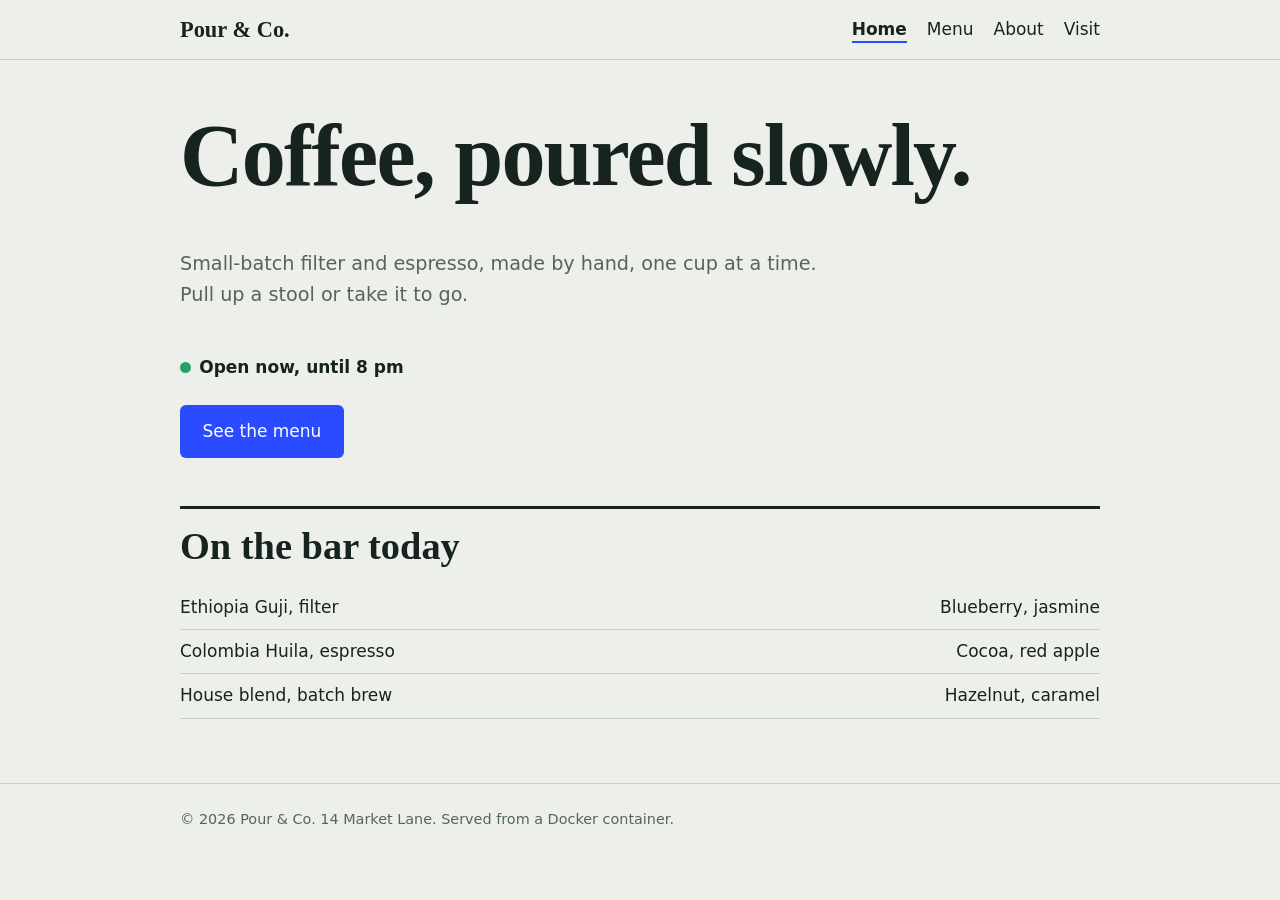
<file: site/index.html>
<!doctype html><html lang="en"><head><meta charset="utf-8"><meta name="viewport" content="width=device-width,initial-scale=1">
<title>Home | Pour &amp; Co.</title><meta name="description" content="Pour &amp; Co. is a neighbourhood coffee bar serving slow-brewed filter and espresso."><link rel="stylesheet" href="assets/style.css"></head><body>
<header><div class="wrap"><a class="logo" href="index.html">Pour &amp; Co.</a><nav>
<a href="index.html" aria-current="page">Home</a><a href="menu.html" >Menu</a><a href="about.html" >About</a><a href="contact.html" >Visit</a></nav></div></header><main><div class="wrap">
<h1>Coffee, poured slowly.</h1>
<p class="lead">Small-batch filter and espresso, made by hand, one cup at a time. Pull up a stool or take it to go.</p>
<div class="status" id="status"><span class="dot"></span><span>Checking hours</span></div><br>
<a class="btn" href="menu.html">See the menu</a>
<div class="bar"><h2>On the bar today</h2><ul>
<li><span>Ethiopia Guji, filter</span><span>Blueberry, jasmine</span></li>
<li><span>Colombia Huila, espresso</span><span>Cocoa, red apple</span></li>
<li><span>House blend, batch brew</span><span>Hazelnut, caramel</span></li></ul></div>
</div></main><footer><div class="wrap">&copy; 2026 Pour &amp; Co. 14 Market Lane. Served from a Docker container.</div></footer><script src="assets/app.js"></script></body></html>
</file>
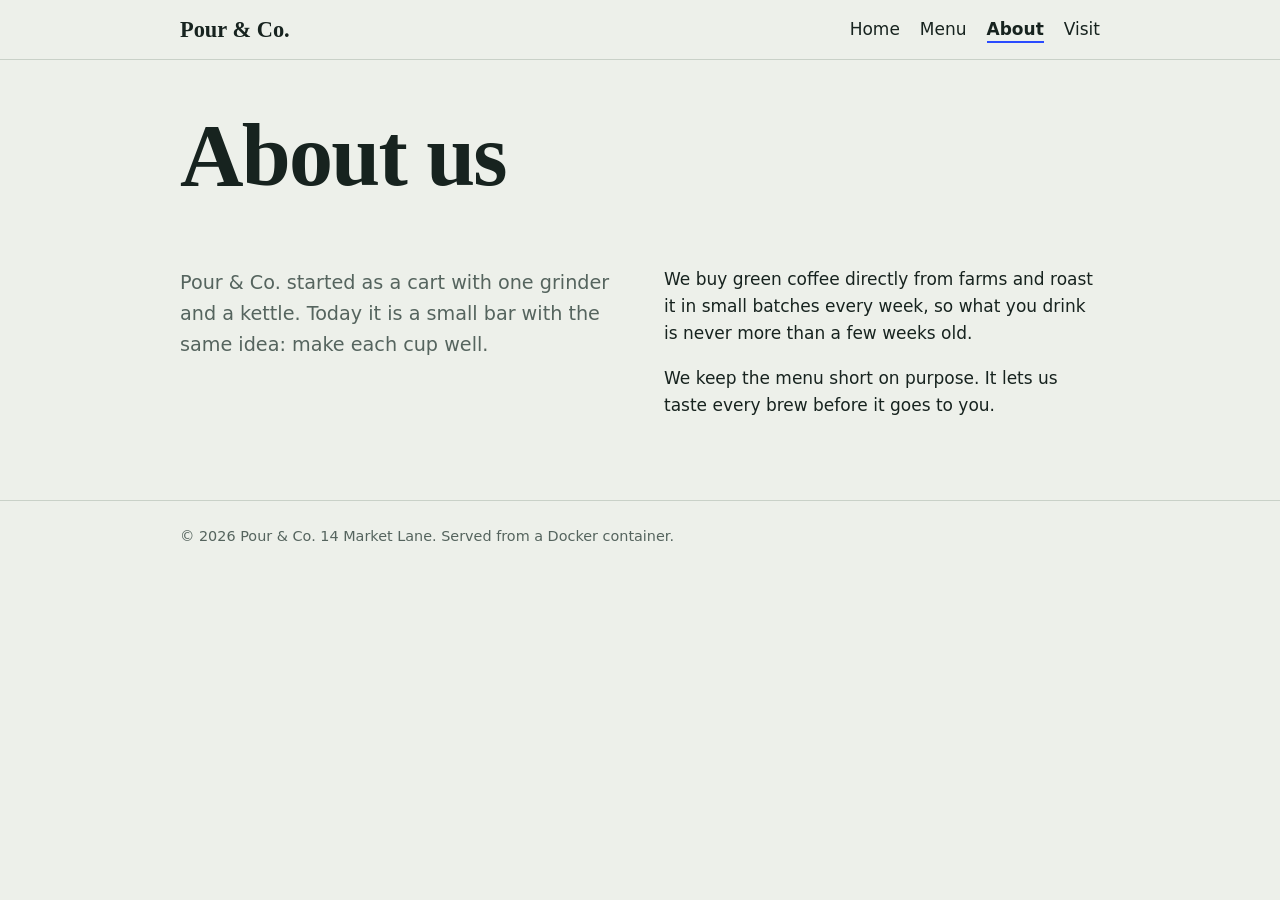
<file: site/about.html>
<!doctype html><html lang="en"><head><meta charset="utf-8"><meta name="viewport" content="width=device-width,initial-scale=1">
<title>About | Pour &amp; Co.</title><meta name="description" content="Pour &amp; Co. is a neighbourhood coffee bar serving slow-brewed filter and espresso."><link rel="stylesheet" href="assets/style.css"></head><body>
<header><div class="wrap"><a class="logo" href="index.html">Pour &amp; Co.</a><nav>
<a href="index.html" >Home</a><a href="menu.html" >Menu</a><a href="about.html" aria-current="page">About</a><a href="contact.html" >Visit</a></nav></div></header><main><div class="wrap">
<h1>About us</h1><div class="cols"><div>
<p class="lead">Pour &amp; Co. started as a cart with one grinder and a kettle. Today it is a small bar with the same idea: make each cup well.</p></div>
<div><p>We buy green coffee directly from farms and roast it in small batches every week, so what you drink is never more than a few weeks old.</p>
<p>We keep the menu short on purpose. It lets us taste every brew before it goes to you.</p></div></div>
</div></main><footer><div class="wrap">&copy; 2026 Pour &amp; Co. 14 Market Lane. Served from a Docker container.</div></footer><script src="assets/app.js"></script></body></html>
</file>
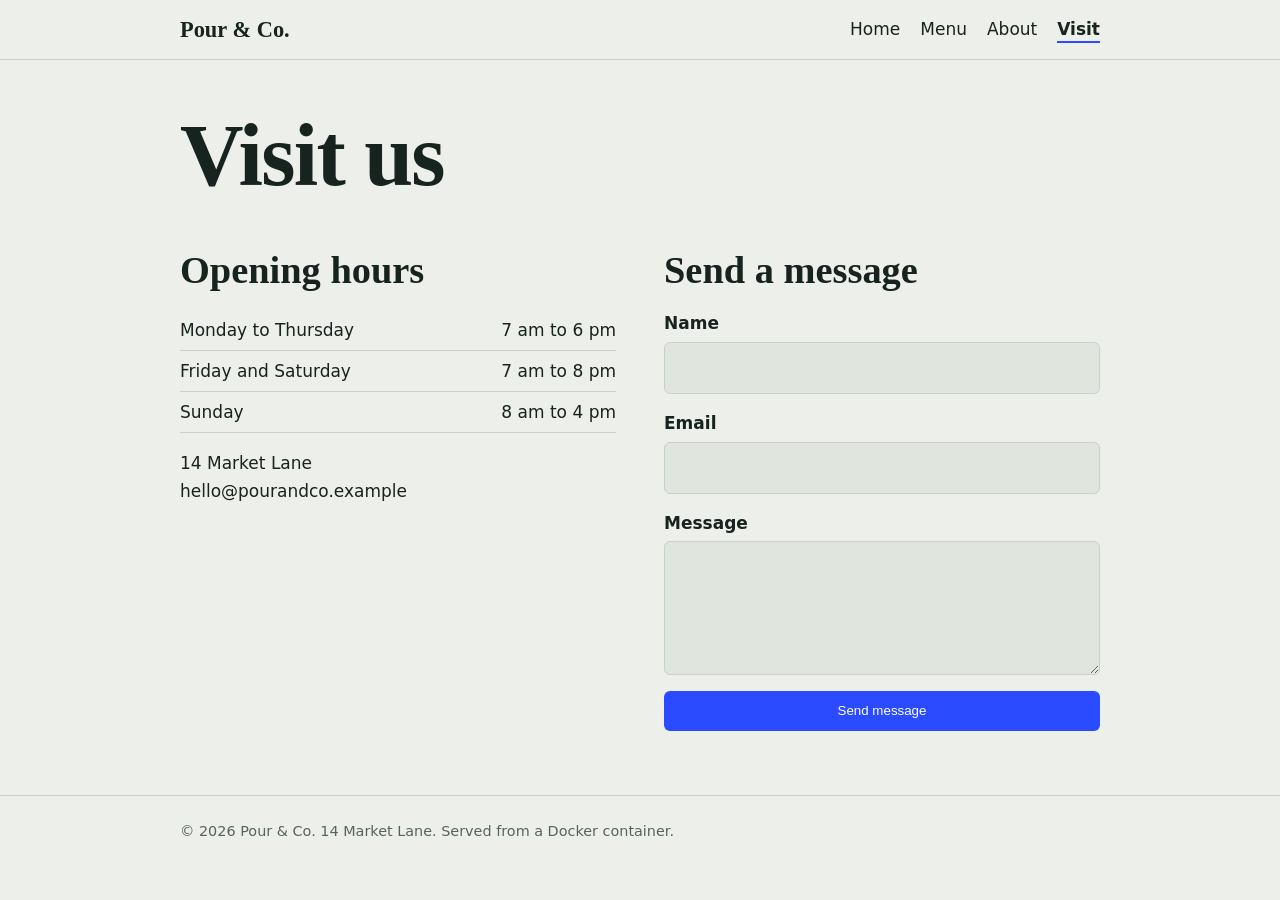
<file: site/contact.html>
<!doctype html><html lang="en"><head><meta charset="utf-8"><meta name="viewport" content="width=device-width,initial-scale=1">
<title>Visit | Pour &amp; Co.</title><meta name="description" content="Pour &amp; Co. is a neighbourhood coffee bar serving slow-brewed filter and espresso."><link rel="stylesheet" href="assets/style.css"></head><body>
<header><div class="wrap"><a class="logo" href="index.html">Pour &amp; Co.</a><nav>
<a href="index.html" >Home</a><a href="menu.html" >Menu</a><a href="about.html" >About</a><a href="contact.html" aria-current="page">Visit</a></nav></div></header><main><div class="wrap">
<h1>Visit us</h1><div class="cols"><div><h2>Opening hours</h2><table>
<tr><td>Monday to Thursday</td><td>7 am to 6 pm</td></tr><tr><td>Friday and Saturday</td><td>7 am to 8 pm</td></tr><tr><td>Sunday</td><td>8 am to 4 pm</td></tr></table>
<p>14 Market Lane<br>hello@pourandco.example</p></div>
<div><h2>Send a message</h2><form id="contact">
<label>Name<input name="name" required autocomplete="name"></label>
<label>Email<input name="email" type="email" required autocomplete="email"></label>
<label>Message<textarea name="msg" rows="4" required></textarea></label>
<button class="btn" type="submit">Send message</button>
<p id="ok" role="status">Message sent. We will reply within a day.</p></form></div></div>
</div></main><footer><div class="wrap">&copy; 2026 Pour &amp; Co. 14 Market Lane. Served from a Docker container.</div></footer><script src="assets/app.js"></script></body></html>
</file>
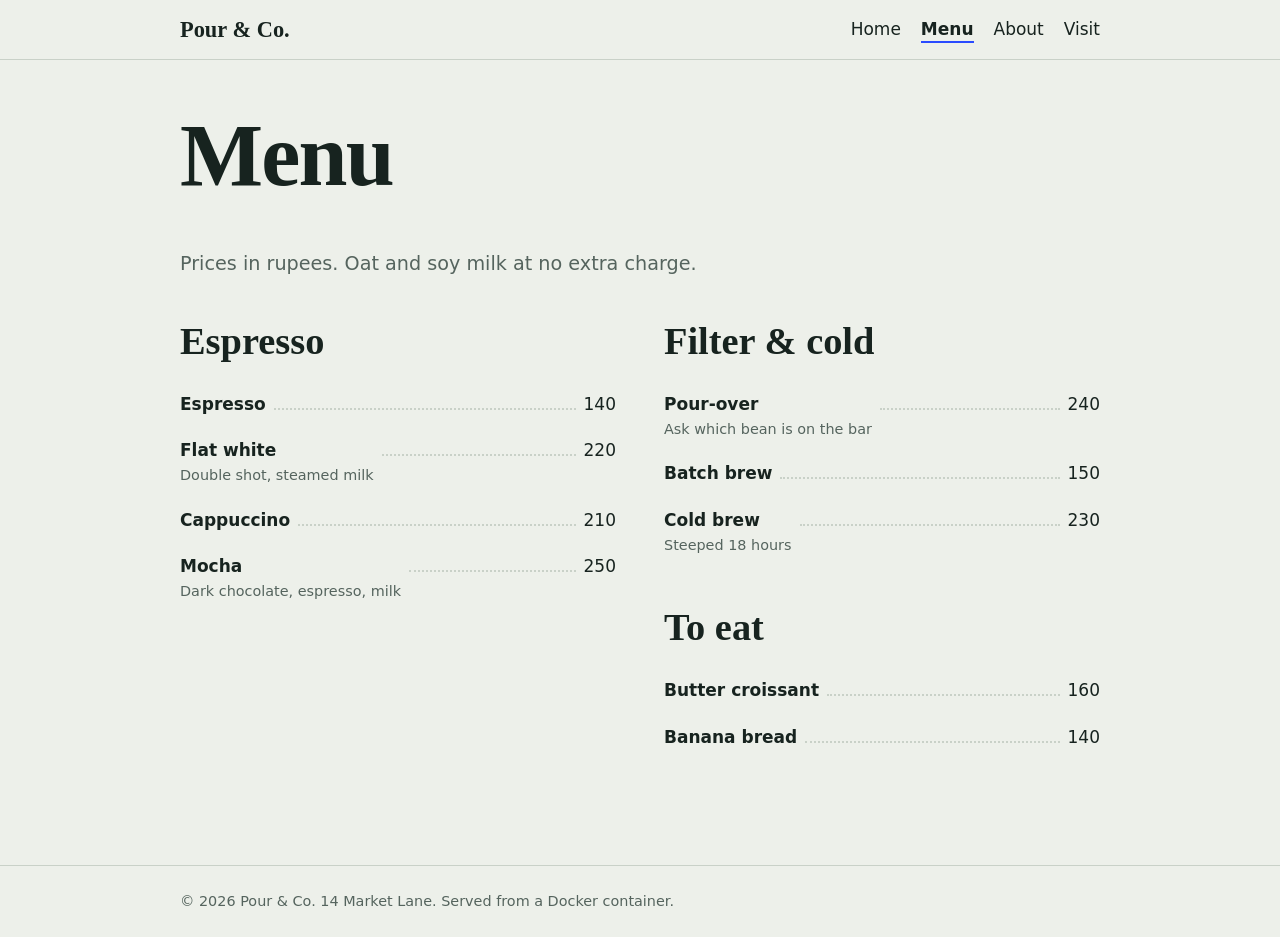
<file: site/menu.html>
<!doctype html><html lang="en"><head><meta charset="utf-8"><meta name="viewport" content="width=device-width,initial-scale=1">
<title>Menu | Pour &amp; Co.</title><meta name="description" content="Pour &amp; Co. is a neighbourhood coffee bar serving slow-brewed filter and espresso."><link rel="stylesheet" href="assets/style.css"></head><body>
<header><div class="wrap"><a class="logo" href="index.html">Pour &amp; Co.</a><nav>
<a href="index.html" >Home</a><a href="menu.html" aria-current="page">Menu</a><a href="about.html" >About</a><a href="contact.html" >Visit</a></nav></div></header><main><div class="wrap">
<h1>Menu</h1><p class="lead">Prices in rupees. Oat and soy milk at no extra charge.</p><div class="menu cols" style="margin-top:2.5rem">
<div><section><h2>Espresso</h2>
<div class="item"><div><b>Espresso</b></div><span class="fill"></span><span>140</span></div>
<div class="item"><div><b>Flat white</b><small>Double shot, steamed milk</small></div><span class="fill"></span><span>220</span></div>
<div class="item"><div><b>Cappuccino</b></div><span class="fill"></span><span>210</span></div>
<div class="item"><div><b>Mocha</b><small>Dark chocolate, espresso, milk</small></div><span class="fill"></span><span>250</span></div></section></div>
<div><section><h2>Filter &amp; cold</h2>
<div class="item"><div><b>Pour-over</b><small>Ask which bean is on the bar</small></div><span class="fill"></span><span>240</span></div>
<div class="item"><div><b>Batch brew</b></div><span class="fill"></span><span>150</span></div>
<div class="item"><div><b>Cold brew</b><small>Steeped 18 hours</small></div><span class="fill"></span><span>230</span></div></section>
<section><h2>To eat</h2>
<div class="item"><div><b>Butter croissant</b></div><span class="fill"></span><span>160</span></div>
<div class="item"><div><b>Banana bread</b></div><span class="fill"></span><span>140</span></div></section></div></div>
</div></main><footer><div class="wrap">&copy; 2026 Pour &amp; Co. 14 Market Lane. Served from a Docker container.</div></footer><script src="assets/app.js"></script></body></html>
</file>
<file: site/assets/style.css>
:root{--bg:#edf0ea;--ink:#17231f;--muted:#55645e;--accent:#2a4bff;--line:#c9d1c8;--soft:#e0e6dd}
@media(prefers-color-scheme:dark){:root{--bg:#121a17;--ink:#e8eee9;--muted:#9aaaa2;--accent:#8ea2ff;--line:#2c3a35;--soft:#1a2521}}
*{box-sizing:border-box}html{scroll-behavior:smooth}
body{margin:0;background:var(--bg);color:var(--ink);font:17px/1.6 system-ui,-apple-system,"Segoe UI",sans-serif}
h1,h2,h3{font-family:"Iowan Old Style",Palatino,Georgia,serif;font-weight:700;line-height:1.1;margin:0 0 .5em}
h1{font-size:clamp(2.6rem,8vw,5.5rem);letter-spacing:-.02em}h2{font-size:clamp(1.6rem,4vw,2.4rem)}
a{color:var(--accent)}a:focus-visible,button:focus-visible,input:focus-visible,textarea:focus-visible{outline:3px solid var(--accent);outline-offset:3px}
.wrap{max-width:960px;margin:0 auto;padding:0 1.25rem}
header{border-bottom:1px solid var(--line)}
header .wrap{display:flex;justify-content:space-between;align-items:center;gap:1rem;flex-wrap:wrap;padding-top:1rem;padding-bottom:1rem}
.logo{font:700 1.4rem Palatino,Georgia,serif;color:var(--ink);text-decoration:none}
nav a{margin-left:1.25rem;color:var(--ink);text-decoration:none;padding-bottom:2px}
nav a:hover{border-bottom:2px solid var(--accent)}nav a[aria-current]{border-bottom:2px solid var(--accent);font-weight:600}
main{padding:3rem 0 4rem}.lead{font-size:1.2rem;max-width:34em;color:var(--muted)}
.status{display:inline-flex;align-items:center;gap:.5rem;font-weight:600;margin:1.5rem 0}
.dot{width:.7rem;height:.7rem;border-radius:50%;background:var(--muted)}.open .dot{background:#1fa464;animation:pulse 2s infinite}
@keyframes pulse{50%{box-shadow:0 0 0 6px rgba(31,164,100,.2)}}
@media(prefers-reduced-motion:reduce){.open .dot{animation:none}html{scroll-behavior:auto}}
.btn{display:inline-block;background:var(--accent);color:#fff;border:0;padding:.8rem 1.4rem;border-radius:6px;font:600 1rem inherit;text-decoration:none;cursor:pointer}
@media(prefers-color-scheme:dark){.btn{color:#0b1020}}
.bar{margin-top:3rem;border-top:3px solid var(--ink);padding-top:1rem}
.bar li{display:flex;justify-content:space-between;padding:.5rem 0;border-bottom:1px solid var(--line)}
ul{list-style:none;padding:0;margin:0}
.menu section{margin-bottom:2.5rem}.item{display:flex;align-items:baseline;gap:.5rem;padding:.6rem 0}
.item b{font-weight:600}.item .fill{flex:1;border-bottom:2px dotted var(--line)}.item small{display:block;color:var(--muted);font-size:.9rem}
.cols{display:grid;grid-template-columns:1fr 1fr;gap:3rem}@media(max-width:700px){.cols{grid-template-columns:1fr}nav a{margin:0 1rem 0 0}}
table{border-collapse:collapse;width:100%}td{padding:.4rem 0;border-bottom:1px solid var(--line)}td:last-child{text-align:right}
form{display:grid;gap:1rem;max-width:30rem}label{display:grid;gap:.3rem;font-weight:600}
input,textarea{font:inherit;padding:.7rem;border:1px solid var(--line);border-radius:6px;background:var(--soft);color:var(--ink)}
#ok{display:none;font-weight:600;border-left:4px solid #1fa464;padding-left:1rem}
footer{border-top:1px solid var(--line);padding:1.5rem 0;color:var(--muted);font-size:.9rem}
</file>
